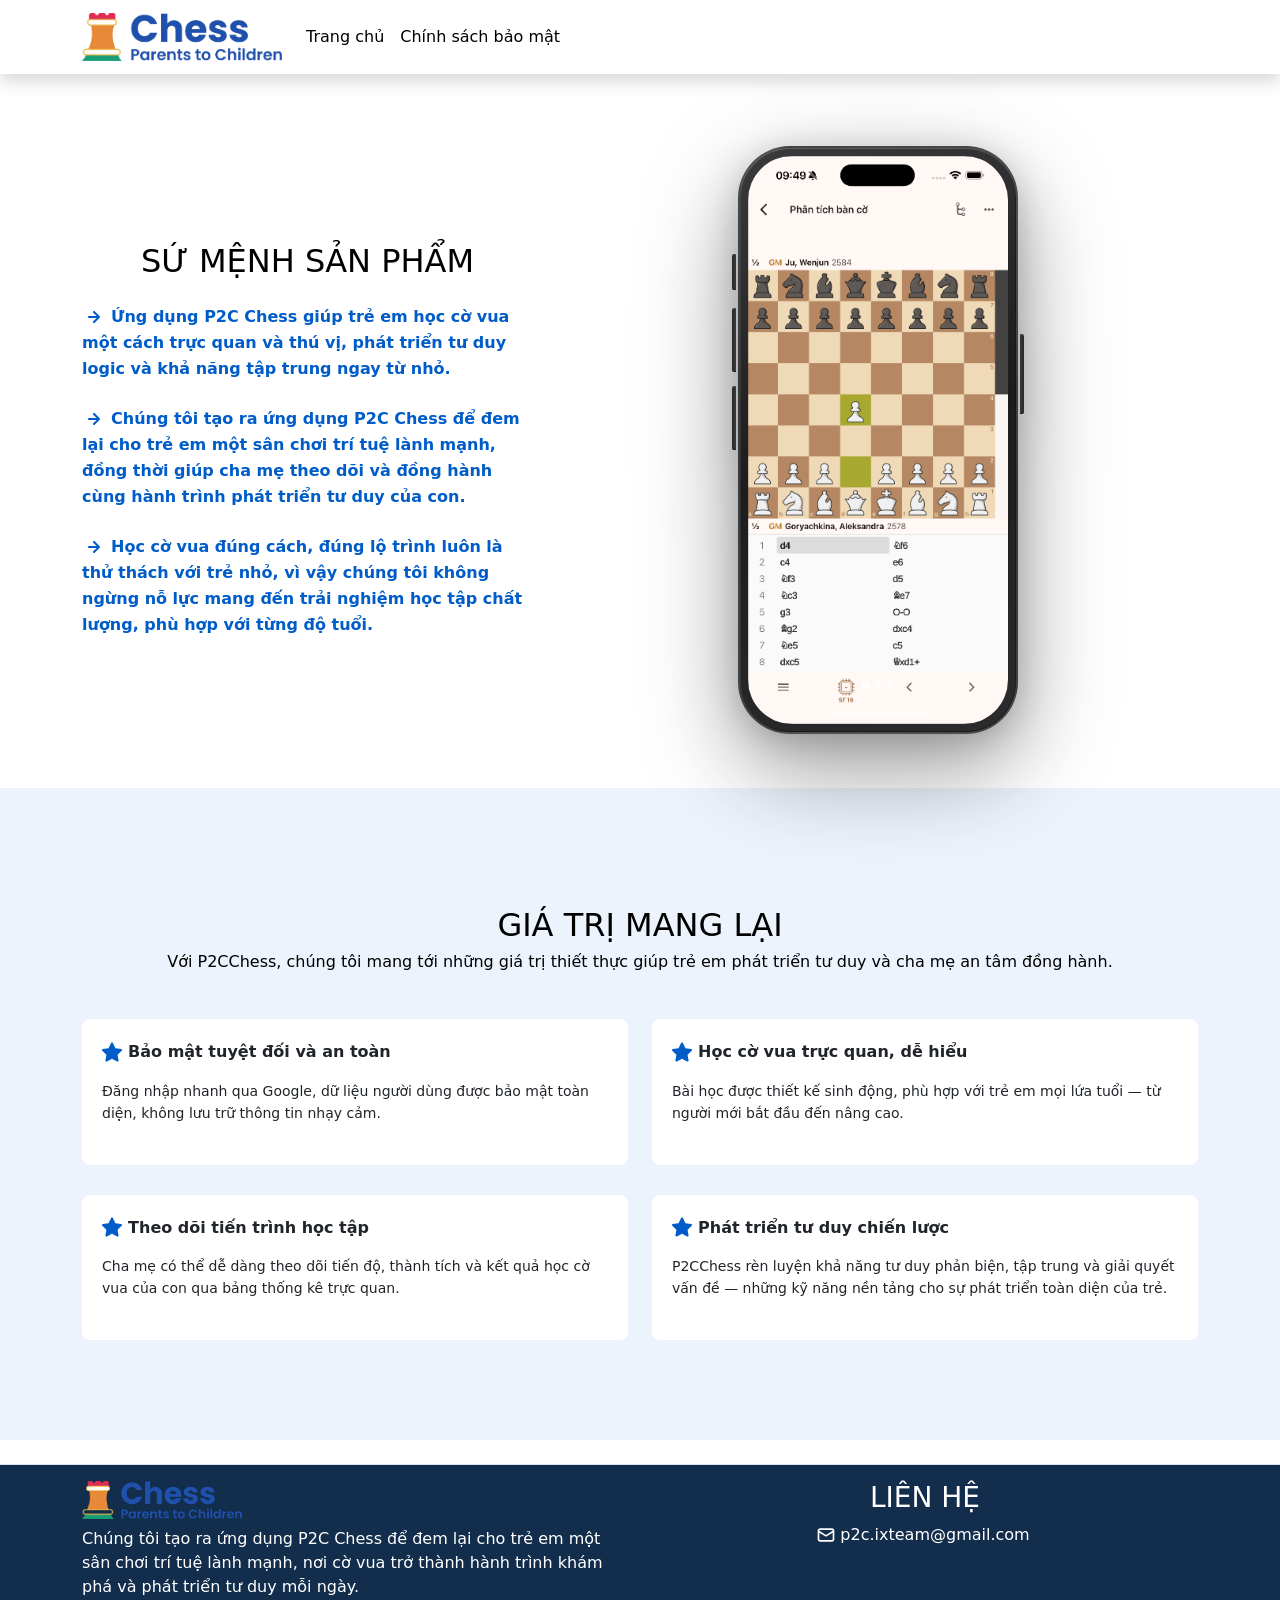
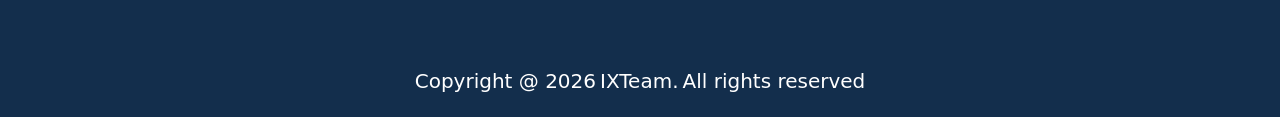
<file: index.html>
<!DOCTYPE html>
<html lang="en">

<head>
  <meta charset="UTF-8">
  <meta http-equiv="X-UA-Compatible" content="IE=edge">
  <meta name="viewport" content="width=device-width, initial-scale=1.0">
  <title>P2C Chess</title>
  <link rel="icon" type="image/x-icon" href="./images/icon_logo.png">
  <link href="https://cdn.jsdelivr.net/npm/bootstrap@5.0.2/dist/css/bootstrap.min.css" rel="stylesheet"
    integrity="sha384-EVSTQN3/azprG1Anm3QDgpJLIm9Nao0Yz1ztcQTwFspd3yD65VohhpuuCOmLASjC" crossorigin="anonymous">
  <script src="https://cdn.jsdelivr.net/npm/bootstrap@5.0.2/dist/js/bootstrap.bundle.min.js"
    integrity="sha384-MrcW6ZMFYlzcLA8Nl+NtUVF0sA7MsXsP1UyJoMp4YLEuNSfAP+JcXn/tWtIaxVXM"
    crossorigin="anonymous"></script>
  <link rel="stylesheet" href="./index.css">
</head>

<body>
  <nav class="navbar navbar-expand-sm shadow">
    <div class="container">
      <a class="navbar-brand" href="https://quyen1102.github.io/p2c-chess/">
        <img src="./images/p2c_chess_logo.png" alt="" width="200px">
      </a>
      <button class="navbar-toggler" type="button" data-bs-toggle="collapse" data-bs-target="#mynavbar">
        <span class="navbar-toggler-icon"></span>
      </button>
      <div class="collapse navbar-collapse" id="mynavbar">
        <ul class="navbar-nav me-auto">
          <li class="nav-item">
            <a class="nav-link text-black" href="https://quyen1102.github.io/p2c-chess/">Trang chủ</a>
          </li>
          <li class="nav-item">
            <a class="nav-link text-black" target="" href="https://quyen1102.github.io/p2c-chess/policy.html">Chính sách bảo
              mật</a>
          </li>
        </ul>
        <!-- <form class="d-flex">
          <input class="form-control me-2" type="text" placeholder="Search">
          <button class="btn btn-primary" type="button">Search</button>
        </form> -->
      </div>
    </div>
  </nav>
  <div class="container">
    <div class="row mt-5 align-items-center">
      <div class="col-5">
        <div class="mb-3 d-flex justify-content-center">
          <h1 class="text-black text-uppercase fs-2">Sứ mệnh sản phẩm</h1>
        </div>
        <div>
          <svg xmlns="http://www.w3.org/2000/svg" width="24" height="24" viewBox="0 0 24 24" fill="none" class="mdl-js">
            <path
              d="M17.92 11.62C17.8724 11.4973 17.801 11.3851 17.71 11.29L12.71 6.29C12.6168 6.19676 12.5061 6.1228 12.3842 6.07234C12.2624 6.02188 12.1319 5.99591 12 5.99591C11.7337 5.99591 11.4783 6.1017 11.29 6.29C11.1968 6.38324 11.1228 6.49393 11.0723 6.61575C11.0219 6.73758 10.9959 6.86814 10.9959 7C10.9959 7.2663 11.1017 7.5217 11.29 7.71L14.59 11H7C6.73478 11 6.48043 11.1054 6.29289 11.2929C6.10536 11.4804 6 11.7348 6 12C6 12.2652 6.10536 12.5196 6.29289 12.7071C6.48043 12.8946 6.73478 13 7 13H14.59L11.29 16.29C11.1963 16.383 11.1219 16.4936 11.0711 16.6154C11.0203 16.7373 10.9942 16.868 10.9942 17C10.9942 17.132 11.0203 17.2627 11.0711 17.3846C11.1219 17.5064 11.1963 17.617 11.29 17.71C11.383 17.8037 11.4936 17.8781 11.6154 17.9289C11.7373 17.9797 11.868 18.0058 12 18.0058C12.132 18.0058 12.2627 17.9797 12.3846 17.9289C12.5064 17.8781 12.617 17.8037 12.71 17.71L17.71 12.71C17.801 12.6149 17.8724 12.5028 17.92 12.38C18.02 12.1365 18.02 11.8635 17.92 11.62Z"
              fill="#005CC8" />
          </svg>
          <span class="title-tech ml-2">Ứng dụng P2C Chess giúp trẻ em học cờ vua một cách trực quan và thú vị, phát triển tư duy logic và khả năng tập trung ngay từ nhỏ.</span>
        </div>
        <br>
        <div>
          <svg xmlns="http://www.w3.org/2000/svg" width="24" height="24" viewBox="0 0 24 24" fill="none" class="mdl-js">
            <path
              d="M17.92 11.62C17.8724 11.4973 17.801 11.3851 17.71 11.29L12.71 6.29C12.6168 6.19676 12.5061 6.1228 12.3842 6.07234C12.2624 6.02188 12.1319 5.99591 12 5.99591C11.7337 5.99591 11.4783 6.1017 11.29 6.29C11.1968 6.38324 11.1228 6.49393 11.0723 6.61575C11.0219 6.73758 10.9959 6.86814 10.9959 7C10.9959 7.2663 11.1017 7.5217 11.29 7.71L14.59 11H7C6.73478 11 6.48043 11.1054 6.29289 11.2929C6.10536 11.4804 6 11.7348 6 12C6 12.2652 6.10536 12.5196 6.29289 12.7071C6.48043 12.8946 6.73478 13 7 13H14.59L11.29 16.29C11.1963 16.383 11.1219 16.4936 11.0711 16.6154C11.0203 16.7373 10.9942 16.868 10.9942 17C10.9942 17.132 11.0203 17.2627 11.0711 17.3846C11.1219 17.5064 11.1963 17.617 11.29 17.71C11.383 17.8037 11.4936 17.8781 11.6154 17.9289C11.7373 17.9797 11.868 18.0058 12 18.0058C12.132 18.0058 12.2627 17.9797 12.3846 17.9289C12.5064 17.8781 12.617 17.8037 12.71 17.71L17.71 12.71C17.801 12.6149 17.8724 12.5028 17.92 12.38C18.02 12.1365 18.02 11.8635 17.92 11.62Z"
              fill="#005CC8" />
          </svg>
          <span class="title-tech ml-2">Chúng tôi tạo ra ứng dụng P2C Chess để đem lại cho trẻ em một sân chơi trí tuệ lành mạnh, đồng thời giúp cha mẹ theo dõi và đồng hành cùng hành trình phát triển tư duy của con.</span>
        </div>
        <br>
        <div>
          <svg xmlns="http://www.w3.org/2000/svg" width="24" height="24" viewBox="0 0 24 24" fill="none" class="mdl-js">
            <path
              d="M17.92 11.62C17.8724 11.4973 17.801 11.3851 17.71 11.29L12.71 6.29C12.6168 6.19676 12.5061 6.1228 12.3842 6.07234C12.2624 6.02188 12.1319 5.99591 12 5.99591C11.7337 5.99591 11.4783 6.1017 11.29 6.29C11.1968 6.38324 11.1228 6.49393 11.0723 6.61575C11.0219 6.73758 10.9959 6.86814 10.9959 7C10.9959 7.2663 11.1017 7.5217 11.29 7.71L14.59 11H7C6.73478 11 6.48043 11.1054 6.29289 11.2929C6.10536 11.4804 6 11.7348 6 12C6 12.2652 6.10536 12.5196 6.29289 12.7071C6.48043 12.8946 6.73478 13 7 13H14.59L11.29 16.29C11.1963 16.383 11.1219 16.4936 11.0711 16.6154C11.0203 16.7373 10.9942 16.868 10.9942 17C10.9942 17.132 11.0203 17.2627 11.0711 17.3846C11.1219 17.5064 11.1963 17.617 11.29 17.71C11.383 17.8037 11.4936 17.8781 11.6154 17.9289C11.7373 17.9797 11.868 18.0058 12 18.0058C12.132 18.0058 12.2627 17.9797 12.3846 17.9289C12.5064 17.8781 12.617 17.8037 12.71 17.71L17.71 12.71C17.801 12.6149 17.8724 12.5028 17.92 12.38C18.02 12.1365 18.02 11.8635 17.92 11.62Z"
              fill="#005CC8" />
          </svg>
          <span class="title-tech ml-2">Học cờ vua đúng cách, đúng lộ trình luôn là thử thách với trẻ nhỏ, vì vậy chúng tôi không ngừng nỗ lực mang đến trải nghiệm học tập chất lượng, phù hợp với từng độ tuổi.</span>
        </div>
        <div class="mt-5 d-flex gap-3 d-none">
          <a href="https://apps.apple.com/us/app/p2c-chess/id6443875821" class="appstore" target="_blank">
            <img src="./images/appstore_Button.png" alt="" width="135px">
          </a>
          <a href="https://play.google.com/store/apps/details?id=com.ixteam.p2c_chess" class="appstore" target="_blank">
            <img src="./images/google_Button.png" width="135px" alt="">
          </a>
        </div>
      </div>
      <div class="col-7 d-flex justify-content-center align-items-center py-4">
        <!-- iPhone 16 Pro Max Mockup -->
        <div class="iphone-wrapper">
          <!-- Side buttons: left -->
          <div class="iphone-btn-mute"></div>
          <div class="iphone-btn-vol-up"></div>
          <div class="iphone-btn-vol-down"></div>
          <!-- Side button: right (power) -->
          <div class="iphone-btn-power"></div>

          <!-- Phone body -->
          <div class="iphone-body">
            <!-- Screen -->
            <div class="iphone-screen">
              <!-- Dynamic Island -->
              <div class="dynamic-island">
                <div class="di-camera"></div>
              </div>

              <!-- Carousel fills the screen -->
              <div id="carouselExampleDark" class="carousel slide h-100" data-bs-ride="carousel">
                <div class="carousel-indicators iphone-indicators">
                  <button type="button" data-bs-target="#carouselExampleDark" data-bs-slide-to="0" class="active" aria-current="true" aria-label="Slide 1"></button>
                  <button type="button" data-bs-target="#carouselExampleDark" data-bs-slide-to="1" aria-label="Slide 2"></button>
                  <button type="button" data-bs-target="#carouselExampleDark" data-bs-slide-to="2" aria-label="Slide 3"></button>
                </div>
                <div class="carousel-inner h-100">
                  <div class="carousel-item h-100 active" data-bs-interval="3000">
                    <img src="./images/Image1.png" class="d-block w-100 h-100" style="object-fit: cover;" alt="App Screen 1">
                  </div>
                  <div class="carousel-item h-100" data-bs-interval="3000">
                    <img src="./images/Image2.png" class="d-block w-100 h-100" style="object-fit: cover;" alt="App Screen 2">
                  </div>
                  <div class="carousel-item h-100" data-bs-interval="3000">
                    <img src="./images/Image3.png" class="d-block w-100 h-100" style="object-fit: cover;" alt="App Screen 3">
                  </div>
                </div>
              </div>

              <!-- Home indicator bar -->
              <div class="iphone-home-bar"></div>
            </div>
          </div>
        </div>
      </div>
    </div>
  </div>
  <section class="evalution-section">
    <div class="text-center mb-5 mt-5">
      <h1 class="text-black text-uppercase fs-2">Giá trị mang lại</h1>
      <h5 class="text-black fs-6 fw-normal">Với P2CChess, chúng tôi mang tới những giá trị thiết thực giúp trẻ em phát triển tư duy và cha mẹ an tâm đồng hành.
      </h5>
    </div>
    <div class="container">
      <div class="row row-flex">
        <div class="col-12 col-md-6">
          <div class="div-item-value content">
            <p class="title-item">
              <svg xmlns="http://www.w3.org/2000/svg" width="21" height="20" viewBox="0 0 21 20" fill="none"
                class="mdl-js">
                <path
                  d="M19.6693 7.2074C19.822 7.32633 19.9368 7.48699 20 7.6699C20.0486 7.85278 20.0444 8.0457 19.9877 8.22625C19.9311 8.4068 19.8244 8.56758 19.68 8.6899L15.55 12.6899L16.55 18.3699C16.5857 18.5574 16.567 18.7512 16.4961 18.9284C16.4252 19.1055 16.3051 19.2588 16.15 19.3699C15.9784 19.4941 15.7718 19.5607 15.56 19.5599C15.3988 19.5604 15.2403 19.5191 15.1 19.4399L9.99998 16.7599L4.87998 19.4299C4.71575 19.517 4.5305 19.5566 4.34503 19.5442C4.15955 19.5318 3.98119 19.468 3.82998 19.3599C3.67483 19.2488 3.55473 19.0955 3.48385 18.9184C3.41297 18.7412 3.39428 18.5474 3.42998 18.3599L4.42998 12.6799L0.299977 8.6799C0.171435 8.55163 0.080249 8.39077 0.0362052 8.21459C-0.00783865 8.03842 -0.00307759 7.85358 0.0499774 7.6799C0.107937 7.50218 0.214554 7.34425 0.357728 7.22406C0.500902 7.10386 0.6749 7.02621 0.859977 6.9999L6.54998 6.1599L9.09998 0.999901C9.18186 0.83083 9.30971 0.688243 9.46889 0.588475C9.62806 0.488706 9.81212 0.435791 9.99998 0.435791C10.1878 0.435791 10.3719 0.488706 10.5311 0.588475C10.6902 0.688243 10.8181 0.83083 10.9 0.999901L13.45 6.1699L19.14 6.9999C19.3328 7.0164 19.5167 7.08848 19.6693 7.2074Z"
                  fill="#005CC8" />
              </svg>
              <span class="ml-2 fw-bold align-middle">Bảo mật tuyệt đối và an toàn</span>
            </p>
            <p class="p-item-des">Đăng nhập nhanh qua Google, dữ liệu người dùng được bảo mật toàn diện, không lưu trữ thông tin nhạy cảm.</p>
          </div>
        </div>
        <div class="col-12 col-md-6">
          <div class="div-item-value content">
            <p class="title-item">
              <svg xmlns="http://www.w3.org/2000/svg" width="21" height="20" viewBox="0 0 21 20" fill="none"
                class="mdl-js">
                <path
                  d="M19.6693 7.2074C19.822 7.32633 19.9368 7.48699 20 7.6699C20.0486 7.85278 20.0444 8.0457 19.9877 8.22625C19.9311 8.4068 19.8244 8.56758 19.68 8.6899L15.55 12.6899L16.55 18.3699C16.5857 18.5574 16.567 18.7512 16.4961 18.9284C16.4252 19.1055 16.3051 19.2588 16.15 19.3699C15.9784 19.4941 15.7718 19.5607 15.56 19.5599C15.3988 19.5604 15.2403 19.5191 15.1 19.4399L9.99998 16.7599L4.87998 19.4299C4.71575 19.517 4.5305 19.5566 4.34503 19.5442C4.15955 19.5318 3.98119 19.468 3.82998 19.3599C3.67483 19.2488 3.55473 19.0955 3.48385 18.9184C3.41297 18.7412 3.39428 18.5474 3.42998 18.3599L4.42998 12.6799L0.299977 8.6799C0.171435 8.55163 0.080249 8.39077 0.0362052 8.21459C-0.00783865 8.03842 -0.00307759 7.85358 0.0499774 7.6799C0.107937 7.50218 0.214554 7.34425 0.357728 7.22406C0.500902 7.10386 0.6749 7.02621 0.859977 6.9999L6.54998 6.1599L9.09998 0.999901C9.18186 0.83083 9.30971 0.688243 9.46889 0.588475C9.62806 0.488706 9.81212 0.435791 9.99998 0.435791C10.1878 0.435791 10.3719 0.488706 10.5311 0.588475C10.6902 0.688243 10.8181 0.83083 10.9 0.999901L13.45 6.1699L19.14 6.9999C19.3328 7.0164 19.5167 7.08848 19.6693 7.2074Z"
                  fill="#005CC8" />
              </svg>
              <span class="ml-2 fw-bold align-middle">Học cờ vua trực quan, dễ hiểu</span>
            </p>
            <p class="p-item-des">Bài học được thiết kế sinh động, phù hợp với trẻ em mọi lứa tuổi — từ người mới bắt đầu đến nâng cao.</p>
          </div>
        </div>
        <div class="col-12 col-md-6">
          <div class="div-item-value content">
            <p class="title-item">
              <svg xmlns="http://www.w3.org/2000/svg" width="21" height="20" viewBox="0 0 21 20" fill="none"
                class="mdl-js">
                <path
                  d="M19.6693 7.2074C19.822 7.32633 19.9368 7.48699 20 7.6699C20.0486 7.85278 20.0444 8.0457 19.9877 8.22625C19.9311 8.4068 19.8244 8.56758 19.68 8.6899L15.55 12.6899L16.55 18.3699C16.5857 18.5574 16.567 18.7512 16.4961 18.9284C16.4252 19.1055 16.3051 19.2588 16.15 19.3699C15.9784 19.4941 15.7718 19.5607 15.56 19.5599C15.3988 19.5604 15.2403 19.5191 15.1 19.4399L9.99998 16.7599L4.87998 19.4299C4.71575 19.517 4.5305 19.5566 4.34503 19.5442C4.15955 19.5318 3.98119 19.468 3.82998 19.3599C3.67483 19.2488 3.55473 19.0955 3.48385 18.9184C3.41297 18.7412 3.39428 18.5474 3.42998 18.3599L4.42998 12.6799L0.299977 8.6799C0.171435 8.55163 0.080249 8.39077 0.0362052 8.21459C-0.00783865 8.03842 -0.00307759 7.85358 0.0499774 7.6799C0.107937 7.50218 0.214554 7.34425 0.357728 7.22406C0.500902 7.10386 0.6749 7.02621 0.859977 6.9999L6.54998 6.1599L9.09998 0.999901C9.18186 0.83083 9.30971 0.688243 9.46889 0.588475C9.62806 0.488706 9.81212 0.435791 9.99998 0.435791C10.1878 0.435791 10.3719 0.488706 10.5311 0.588475C10.6902 0.688243 10.8181 0.83083 10.9 0.999901L13.45 6.1699L19.14 6.9999C19.3328 7.0164 19.5167 7.08848 19.6693 7.2074Z"
                  fill="#005CC8" />
              </svg>
              <span class="ml-2 fw-bold align-middle">Theo dõi tiến trình học tập</span>
            </p>
            <p class="p-item-des">Cha mẹ có thể dễ dàng theo dõi tiến độ, thành tích và kết quả học cờ vua của con qua bảng thống kê trực quan.</p>
          </div>
        </div>
        <div class="col-12 col-md-6">
          <div class="div-item-value content">
            <p class="title-item">
              <svg xmlns="http://www.w3.org/2000/svg" width="21" height="20" viewBox="0 0 21 20" fill="none"
                class="mdl-js">
                <path
                  d="M19.6693 7.2074C19.822 7.32633 19.9368 7.48699 20 7.6699C20.0486 7.85278 20.0444 8.0457 19.9877 8.22625C19.9311 8.4068 19.8244 8.56758 19.68 8.6899L15.55 12.6899L16.55 18.3699C16.5857 18.5574 16.567 18.7512 16.4961 18.9284C16.4252 19.1055 16.3051 19.2588 16.15 19.3699C15.9784 19.4941 15.7718 19.5607 15.56 19.5599C15.3988 19.5604 15.2403 19.5191 15.1 19.4399L9.99998 16.7599L4.87998 19.4299C4.71575 19.517 4.5305 19.5566 4.34503 19.5442C4.15955 19.5318 3.98119 19.468 3.82998 19.3599C3.67483 19.2488 3.55473 19.0955 3.48385 18.9184C3.41297 18.7412 3.39428 18.5474 3.42998 18.3599L4.42998 12.6799L0.299977 8.6799C0.171435 8.55163 0.080249 8.39077 0.0362052 8.21459C-0.00783865 8.03842 -0.00307759 7.85358 0.0499774 7.6799C0.107937 7.50218 0.214554 7.34425 0.357728 7.22406C0.500902 7.10386 0.6749 7.02621 0.859977 6.9999L6.54998 6.1599L9.09998 0.999901C9.18186 0.83083 9.30971 0.688243 9.46889 0.588475C9.62806 0.488706 9.81212 0.435791 9.99998 0.435791C10.1878 0.435791 10.3719 0.488706 10.5311 0.588475C10.6902 0.688243 10.8181 0.83083 10.9 0.999901L13.45 6.1699L19.14 6.9999C19.3328 7.0164 19.5167 7.08848 19.6693 7.2074Z"
                  fill="#005CC8" />
              </svg>
              <span class="ml-2 fw-bold align-middle">Phát triển tư duy chiến lược</span>
            </p>
            <p class="p-item-des">P2CChess rèn luyện khả năng tư duy phản biện, tập trung và giải quyết vấn đề — những kỹ năng nền tảng cho sự phát triển toàn diện của trẻ.</p>
          </div>
        </div>
      </div>
    </div>
  </section>
  <section class="d-none">
    <div class="text-center mb-5 mt-5">
      <h1 class="text-black text-uppercase fs-2">Hướng dẫn sử dụng</h1>
      <h5 class="text-black fs-6 fw-normal">Chúng tôi ở đây để mang đến những giải pháp tuyệt vời hơn cho bạn.</h5>
    </div>
    <div class="video-content">
      <div id="carouselVideo" class="carousel carousel-dark slide" data-bs-ride="carousel">
        <div class="carousel-indicators">
          <button type="button" data-bs-target="#carouselVideo" data-bs-slide-to="0" class="active"
            aria-current="true" aria-label="Slide 1"></button>
          <button type="button" data-bs-target="#carouselVideo" data-bs-slide-to="1"
            aria-label="Slide 2"></button>
          <button type="button" data-bs-target="#carouselVideo" data-bs-slide-to="2"
            aria-label="Slide 3"></button>
        </div>
        <div class="carousel-inner">
          <div class="carousel-item active" data-bs-interval="44000">
            <div class="ratio ratio-16x9">
              <iframe style="border-radius: 6px" class="video_youtube"
                src="https://www.youtube.com/embed/10dWLd8A_vs?rel=0&version=3&enablejsapi=1&autoplay=1&mute=1" frameborder="0"
                allow="accelerometer; autoplay; encrypted-media; gyroscope; picture-in-picture;" allowfullscreen=""></iframe>
            </div>
          </div>
          <div class="carousel-item" data-bs-interval="48000">
            <div class="ratio ratio-16x9">
              <iframe style="border-radius: 6px" class="video_youtube"
                src="https://www.youtube.com/embed/pviHx-PHff0?rel=0&version=3&enablejsapi=1&autoplay=1&mute=1" frameborder="0"
                allow="accelerometer; autoplay; encrypted-media; gyroscope; picture-in-picture" allowfullscreen=""></iframe>
            </div>
          </div>
          <div class="carousel-item" data-bs-interval="72000">
            <div class="ratio ratio-16x9">
              <iframe style="border-radius: 6px" class="video_youtube"
                src="https://www.youtube.com/embed/ke5zti4zpao?rel=0&version=3&enablejsapi=1&autoplay=1&mute=1" frameborder="0"
                allow="accelerometer; autoplay; encrypted-media; gyroscope; picture-in-picture" allowfullscreen=""></iframe>
            </div>
          </div>
        </div>
        <button class="carousel-control-prev" type="button" data-bs-target="#carouselVideo"
          data-bs-slide="prev">
          <span class="carousel-control-prev-icon" aria-hidden="true"></span>
          <span class="visually-hidden">Previous</span>
        </button>
        <button class="carousel-control-next" type="button" data-bs-target="#carouselVideo"
          data-bs-slide="next">
          <span class="carousel-control-next-icon" aria-hidden="true"></span>
          <span class="visually-hidden">Next</span>
        </button>
      </div>
    </div>
  </section>
  <div class="footer-clean">
    <footer class="d-flex flex-wrap justify-content-between align-items-center py-3 my-4 border-top">
      <div class="container">
        <div class="row justify-content-center">
          <div class="col-6 d-flex flex-column">
            <div class="d-flex flex-column">
              <img src="./images/p2c_chess_logo.png" width="160">
              <span class="mt-2 text-white">Chúng tôi tạo ra ứng dụng P2C Chess để đem lại cho trẻ em một sân chơi trí tuệ lành mạnh, nơi cờ vua trở thành hành trình khám phá và phát triển tư duy mỗi ngày.
              </span>
            </div>
          </div>
          <div class="col-6">
            <div class="d-flex align-items-center flex-column">
              <h3 class="text-white text-uppercase">Liên Hệ</h3>
              <div class="d-flex flex-row align-items-center">
                <svg xmlns="http://www.w3.org/2000/svg" width="20" height="20" viewBox="0 0 20 20" fill="none"
                  class="mdl-js">
                  <path
                    d="M15.8332 3.33331H4.1665C3.50346 3.33331 2.86758 3.59671 2.39874 4.06555C1.9299 4.53439 1.6665 5.17027 1.6665 5.83331V14.1666C1.6665 14.8297 1.9299 15.4656 2.39874 15.9344C2.86758 16.4033 3.50346 16.6666 4.1665 16.6666H15.8332C16.4962 16.6666 17.1321 16.4033 17.6009 15.9344C18.0698 15.4656 18.3332 14.8297 18.3332 14.1666V5.83331C18.3332 5.17027 18.0698 4.53439 17.6009 4.06555C17.1321 3.59671 16.4962 3.33331 15.8332 3.33331ZM4.1665 4.99998H15.8332C16.0542 4.99998 16.2661 5.08778 16.4224 5.24406C16.5787 5.40034 16.6665 5.6123 16.6665 5.83331L9.99984 9.89998L3.33317 5.83331C3.33317 5.6123 3.42097 5.40034 3.57725 5.24406C3.73353 5.08778 3.94549 4.99998 4.1665 4.99998ZM16.6665 14.1666C16.6665 14.3877 16.5787 14.5996 16.4224 14.7559C16.2661 14.9122 16.0542 15 15.8332 15H4.1665C3.94549 15 3.73353 14.9122 3.57725 14.7559C3.42097 14.5996 3.33317 14.3877 3.33317 14.1666V7.73331L9.5665 11.5416C9.69319 11.6148 9.83689 11.6533 9.98317 11.6533C10.1295 11.6533 10.2732 11.6148 10.3998 11.5416L16.6665 7.73331V14.1666Z"
                    fill="white" />
                </svg>
                <span class="text-white align-middle text-center mx-1">p2c.ixteam@gmail.com</span>
              </div>
            </div>
          </div>
        </div>
      </div>
    </footer>
    <div class="d-flex flex-row justify-content-center">
      <h5 class="text-white text-center fw-normal">Copyright @ <script>document.write(new Date().getFullYear())</script></h5>
      <h5 class="text-white mx-1 fw-normal">IXTeam.</h5>
      <h5 class="text-white text-center fw-normal">All rights reserved</p>
    </div>
  </div>
</body>

</html>
</file>
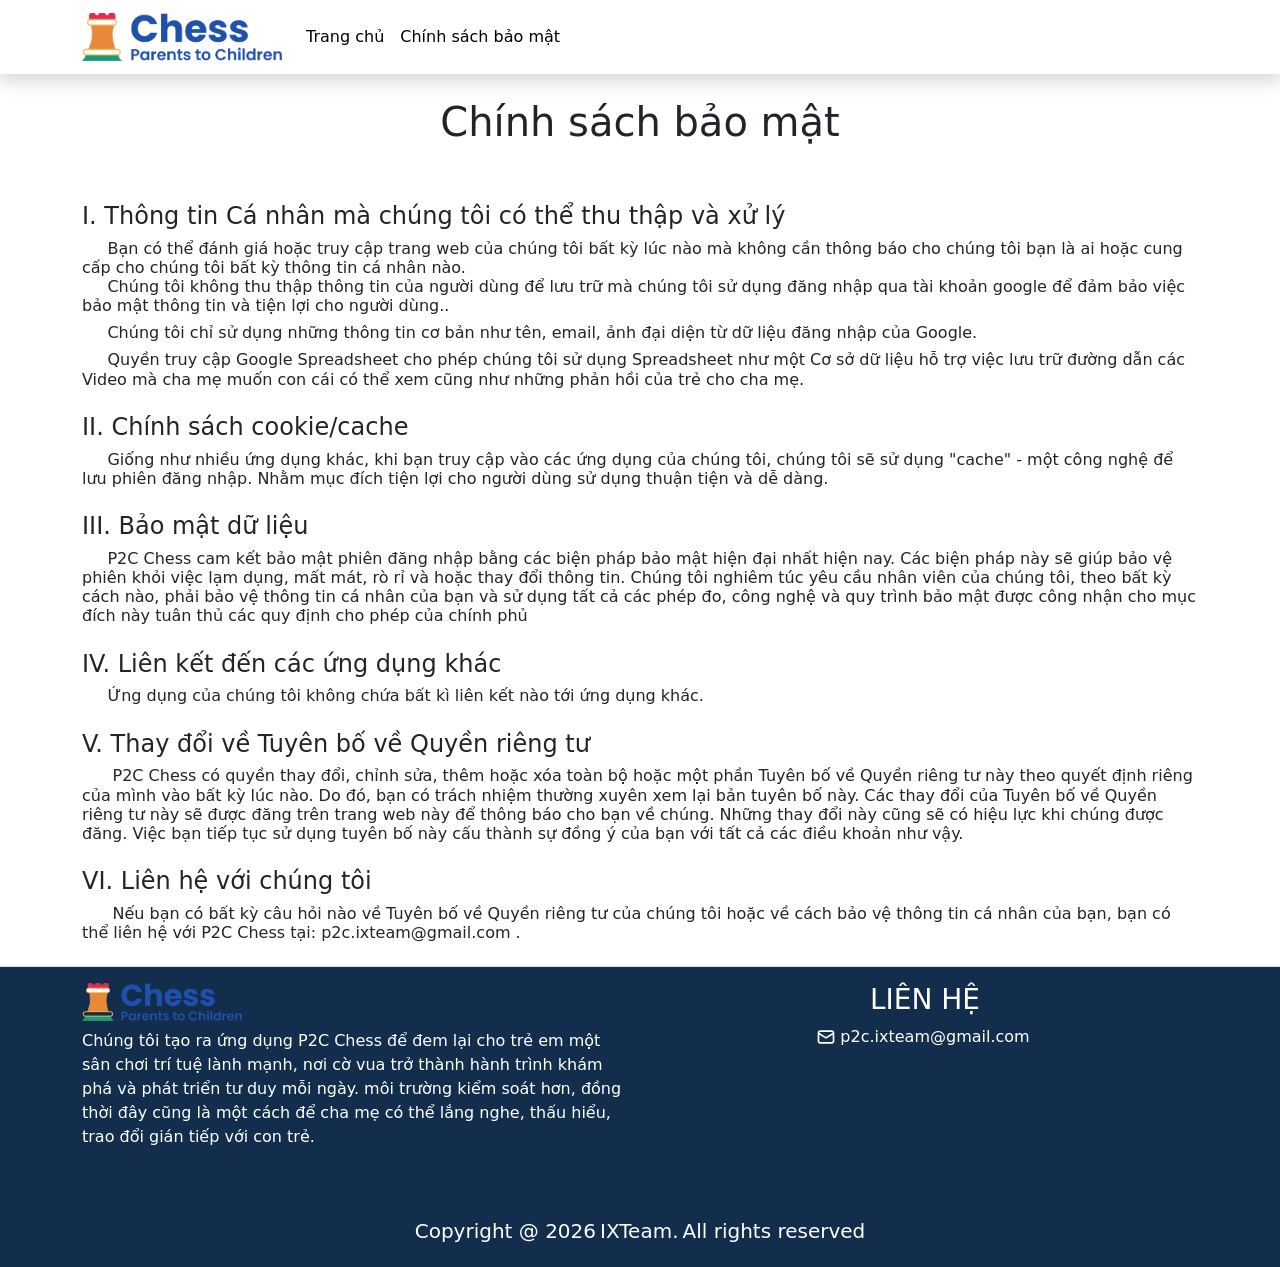
<file: policy.html>
<!DOCTYPE html>
<html lang="en">

<head>
    <meta charset="UTF-8">
    <meta http-equiv="X-UA-Compatible" content="IE=edge">
    <meta name="viewport" content="width=device-width, initial-scale=1.0">
    <title>P2C Chess</title>
    <link rel="icon" type="image/x-icon" href="./images/icon_logo.png">
    <link href="https://cdn.jsdelivr.net/npm/bootstrap@5.0.2/dist/css/bootstrap.min.css" rel="stylesheet"
        integrity="sha384-EVSTQN3/azprG1Anm3QDgpJLIm9Nao0Yz1ztcQTwFspd3yD65VohhpuuCOmLASjC" crossorigin="anonymous">
    <script src="https://cdn.jsdelivr.net/npm/bootstrap@5.0.2/dist/js/bootstrap.bundle.min.js"
        integrity="sha384-MrcW6ZMFYlzcLA8Nl+NtUVF0sA7MsXsP1UyJoMp4YLEuNSfAP+JcXn/tWtIaxVXM"
        crossorigin="anonymous"></script>
    <link rel="stylesheet" href="./index.css">
</head>

<body>
    <nav class="navbar navbar-expand-sm shadow">
        <div class="container">
            <a class="navbar-brand" href="https://quyen1102.github.io/p2c-chess/">
                <img src="./images/p2c_chess_logo.png" alt="" width="200px">
            </a>
            <button class="navbar-toggler" type="button" data-bs-toggle="collapse" data-bs-target="#mynavbar">
                <span class="navbar-toggler-icon"></span>
            </button>
            <div class="collapse navbar-collapse" id="mynavbar">
                <ul class="navbar-nav me-auto">
                    <li class="nav-item">
                        <a class="nav-link text-black" href="https://quyen1102.github.io/p2c-chess/">Trang chủ</a>
                    </li>
                    <li class="nav-item">
                        <a class="nav-link text-black" target="" href="https://quyen1102.github.io/p2c-chess/policy.html">Chính
                            sách bảo
                            mật</a>
                    </li>
                </ul>
                <!-- <form class="d-flex">
          <input class="form-control me-2" type="text" placeholder="Search">
          <button class="btn btn-primary" type="button">Search</button>
        </form> -->
            </div>
        </div>
    </nav>
    <div class="policy mt-4">
        <div class="container">
            <div class="text-center pb-5">
                <div class="title_header">
                    <h1>Chính sách bảo mật</h1>
                </div>
            </div>
            <div class="policy_content">
                <h4>I. Thông tin Cá nhân mà chúng tôi có thể thu thập và xử lý</h4>
                <h6>
                    &nbsp;&nbsp;&nbsp;&nbsp;&nbsp;Bạn có thể đánh giá hoặc truy cập trang web của chúng tôi bất kỳ lúc
                    nào mà không cần thông báo cho chúng tôi bạn là ai hoặc cung cấp cho chúng tôi bất kỳ thông tin cá
                    nhân nào.<br>
                    &nbsp;&nbsp;&nbsp;&nbsp;&nbsp;Chúng tôi không thu thập thông tin của người dùng để lưu trữ mà chúng
                    tôi sử dụng đăng nhập qua tài khoản google để đảm bảo việc bảo mật thông tin và tiện lợi cho người
                    dùng..<br>
                </h6>
                <h6>
                    &nbsp;&nbsp;&nbsp;&nbsp;&nbsp;Chúng tôi chỉ sử dụng những thông tin cơ bản như tên, email, ảnh đại diện từ dữ liệu đăng nhập
                    của
                    Google.
                </h6>
                <h6>
                    &nbsp;&nbsp;&nbsp;&nbsp;&nbsp;Quyền truy cập Google Spreadsheet cho phép chúng tôi sử dụng Spreadsheet như một Cơ sở dữ liệu
                    hỗ trợ
                    việc lưu trữ đường dẫn các Video mà cha mẹ muốn con cái có thể xem cũng như những phản hồi của
                    trẻ cho
                    cha mẹ.
                </h6>
            </div>
            <div class="policy_content mt-4">
                <h4>II. Chính sách cookie/cache</h4>
                <h6>
                    &nbsp;&nbsp;&nbsp;&nbsp;&nbsp;Giống như nhiều ứng dụng khác, khi bạn truy cập vào các ứng dụng của
                    chúng tôi, chúng tôi sẽ sử dụng "cache" - một công nghệ để lưu phiên đăng nhập. Nhằm mục đích tiện
                    lợi cho người dùng sử dụng thuận tiện và dễ dàng.<br>
                </h6>
            </div>
            <div class="policy_content mt-4">
                <h4>III. Bảo mật dữ liệu</h4>
                <h6>
                    &nbsp;&nbsp;&nbsp;&nbsp;&nbsp;P2C Chess cam kết bảo mật phiên đăng nhập bằng các biện pháp bảo mật
                    hiện đại nhất hiện nay. Các biện pháp này sẽ giúp bảo vệ phiên khỏi việc lạm dụng, mất mát, rò rỉ và
                    hoặc thay đổi thông tin. Chúng tôi nghiêm túc yêu cầu nhân viên của chúng tôi, theo bất kỳ cách nào,
                    phải bảo vệ thông tin cá nhân của bạn và sử dụng tất cả các phép đo, công nghệ và quy trình bảo mật
                    được công nhận cho mục đích này tuân thủ các quy định cho phép của chính phủ<br>
                </h6>
            </div>
            <div class="policy_content mt-4">
                <h4>IV. Liên kết đến các ứng dụng khác</h4>
                <h6>
                    &nbsp;&nbsp;&nbsp;&nbsp;&nbsp;Ứng dụng của chúng tôi không chứa bất kì liên kết nào tới ứng dụng
                    khác.<br>
                </h6>
            </div>
            <div class="policy_content mt-4">
                <h4>V. Thay đổi về Tuyên bố về Quyền riêng tư</h4>
                <h6>
                    &nbsp;&nbsp;&nbsp;&nbsp;&nbsp; P2C Chess có quyền thay đổi, chỉnh sửa, thêm hoặc xóa toàn bộ hoặc
                    một phần Tuyên bố về Quyền riêng tư này theo quyết định riêng của mình vào bất kỳ lúc nào. Do đó,
                    bạn có trách nhiệm thường xuyên xem lại bản tuyên bố này. Các thay đổi của Tuyên bố về Quyền riêng
                    tư này sẽ được đăng trên trang web này để thông báo cho bạn về chúng. Những thay đổi này cũng sẽ có
                    hiệu lực khi chúng được đăng. Việc bạn tiếp tục sử dụng tuyên bố này cấu thành sự đồng ý của bạn với
                    tất cả các điều khoản như vậy.<br>
                </h6>
            </div>
            <div class="policy_content mt-4">
                <h4>VI. Liên hệ với chúng tôi</h4>
                <h6>
                    &nbsp;&nbsp;&nbsp;&nbsp;&nbsp; Nếu bạn có bất kỳ câu hỏi nào về Tuyên bố về Quyền riêng tư của chúng
                    tôi hoặc về cách bảo vệ thông tin cá nhân của bạn, bạn có thể liên hệ với P2C Chess tại:
                    p2c.ixteam@gmail.com .
                </h6>
            </div>
        </div>
    </div>
    <div class="footer-clean">
        <footer class="d-flex flex-wrap justify-content-between align-items-center py-3 my-4 border-top">
            <div class="container">
                <div class="row justify-content-center">
                    <div class="col-6 d-flex flex-column">
                        <div class="d-flex flex-column">
                            <img src="./images/p2c_chess_logo.png" width="160">
                            <span class="mt-2 text-white">Chúng tôi tạo ra ứng dụng P2C Chess để đem lại cho trẻ em một sân chơi trí tuệ lành mạnh, nơi cờ vua trở thành hành trình khám phá và phát triển tư duy mỗi ngày.
                                môi trường
                                kiểm
                                soát hơn, đồng thời đây cũng là một cách để cha mẹ có thể lắng nghe, thấu hiểu, trao đổi
                                gián tiếp với
                                con
                                trẻ.
                            </span>
                        </div>
                    </div>
                    <div class="col-6">
                        <div class="d-flex align-items-center flex-column">
                            <h3 class="text-white text-uppercase">Liên Hệ</h3>
                            <div class="d-flex flex-row align-items-center">
                                <svg xmlns="http://www.w3.org/2000/svg" width="20" height="20" viewBox="0 0 20 20"
                                    fill="none" class="mdl-js">
                                    <path
                                        d="M15.8332 3.33331H4.1665C3.50346 3.33331 2.86758 3.59671 2.39874 4.06555C1.9299 4.53439 1.6665 5.17027 1.6665 5.83331V14.1666C1.6665 14.8297 1.9299 15.4656 2.39874 15.9344C2.86758 16.4033 3.50346 16.6666 4.1665 16.6666H15.8332C16.4962 16.6666 17.1321 16.4033 17.6009 15.9344C18.0698 15.4656 18.3332 14.8297 18.3332 14.1666V5.83331C18.3332 5.17027 18.0698 4.53439 17.6009 4.06555C17.1321 3.59671 16.4962 3.33331 15.8332 3.33331ZM4.1665 4.99998H15.8332C16.0542 4.99998 16.2661 5.08778 16.4224 5.24406C16.5787 5.40034 16.6665 5.6123 16.6665 5.83331L9.99984 9.89998L3.33317 5.83331C3.33317 5.6123 3.42097 5.40034 3.57725 5.24406C3.73353 5.08778 3.94549 4.99998 4.1665 4.99998ZM16.6665 14.1666C16.6665 14.3877 16.5787 14.5996 16.4224 14.7559C16.2661 14.9122 16.0542 15 15.8332 15H4.1665C3.94549 15 3.73353 14.9122 3.57725 14.7559C3.42097 14.5996 3.33317 14.3877 3.33317 14.1666V7.73331L9.5665 11.5416C9.69319 11.6148 9.83689 11.6533 9.98317 11.6533C10.1295 11.6533 10.2732 11.6148 10.3998 11.5416L16.6665 7.73331V14.1666Z"
                                        fill="white" />
                                </svg>
                                <span class="text-white align-middle text-center mx-1">p2c.ixteam@gmail.com</span>
                            </div>
                        </div>
                    </div>
                </div>
            </div>
        </footer>
        <div class="d-flex flex-row justify-content-center">
            <h5 class="text-white text-center fw-normal">Copyright @ <script>document.write(new Date().getFullYear())</script></h5>
            <h5 class="text-white mx-1 fw-normal">IXTeam.</h5>
            <h5 class="text-white text-center fw-normal">All rights reserved</p>
        </div>
    </div>
</body>

</html>
</file>
<file: index.css>
.appstore {
    background: #ffffff;
    border: 1px solid #ccc;
    border-radius: 4px;
    padding: 0px;

}

.text-black {
    color: black;
}

.evalution-section {
    background-color: #ecf3fc;
    background-repeat: no-repeat;
    background-size: cover;
    padding-top: 70px;
    padding-bottom: 70px;
}

.div-item-value {
    border-radius: 8px;
    background-color: #fff;
    padding: 20px;
    margin-bottom: 15px;
}

.p-item-des {
    font-size: 14px;
    font-style: normal;
    font-weight: 400;
    line-height: 22px;
    letter-spacing: 0;
}

.row-flex {
    display: flex;
    flex-wrap: wrap;
}

[class*="col-"] {
    margin-bottom: 30px;
}

.content {
    height: 100%;
    padding: 20px 20px 10px;
}

.video-content {
    padding-left: 10rem;
    padding-right: 10rem;
}

.footer-clean {
    background-color: #132e4c;
}

.title-tech {
    font-size: 16x;
    font-style: normal;
    text-align: justify;
    font-weight: 600;
    line-height: 26px;
    letter-spacing: 0;
    color: #005cc8;
}

.carousel-control-prev {
    position: absolute;
    top: 0;
    left: 0;
    bottom: 0;
    height: 30%;
    margin: auto;
}

.carousel-control-next {
    position: absolute;
    top: 0;
    right: 0;
    bottom: 0;
    height: 30%;
    margin: auto;
}

/* =============================================
   iPhone 16 Pro Max Mockup
   ============================================= */

.iphone-wrapper {
    position: relative;
    width: 280px;
    filter: drop-shadow(0 32px 48px rgba(0, 0, 0, 0.35)) drop-shadow(0 8px 16px rgba(0,0,0,0.2));
}

/* ---- Main body ---- */
.iphone-body {
    position: relative;
    width: 280px;
    height: 588px; /* Correct 19.5:9 aspect ratio taking 8px inset into account */
    background: linear-gradient(160deg, #3a3a3c 0%, #1c1c1e 50%, #2c2c2e 100%);
    border-radius: 52px;
    border: 2px solid rgba(255,255,255,0.12);
    overflow: hidden;
    box-shadow:
        inset 0 1px 0 rgba(255,255,255,0.18),
        inset 0 -1px 0 rgba(0,0,0,0.4),
        inset 1px 0 0 rgba(255,255,255,0.08),
        inset -1px 0 0 rgba(0,0,0,0.3);
}

/* ---- Screen area ---- */
.iphone-screen {
    position: absolute;
    inset: 8px;
    border-radius: 44px;
    background: #000;
    overflow: hidden;
}



/* ---- Carousel inside screen: fill full height ---- */
.iphone-screen .carousel,
.iphone-screen .carousel-inner,
.iphone-screen .carousel-item {
    height: 100%;
    border-radius: 0;
}

.iphone-screen .carousel-item img {
    width: 100%;
    height: 100%;
    object-fit: cover;
    display: block;
}


/* Override Bootstrap indicators position */
.iphone-indicators {
    bottom: 20px !important;
    z-index: 30;
}

.iphone-indicators [data-bs-target] {
    width: 6px !important;
    height: 6px !important;
    border-radius: 50% !important;
    background-color: rgba(255,255,255,0.6) !important;
    border: none !important;
    opacity: 1 !important;
    transition: transform 0.3s, background-color 0.3s;
}

.iphone-indicators .active {
    background-color: #fff !important;
    transform: scale(1.3);
}

/* ---- Home indicator bar ---- */
.iphone-home-bar {
    position: absolute;
    bottom: 8px;
    left: 50%;
    transform: translateX(-50%);
    width: 100px;
    height: 4px;
    background: rgba(255,255,255,0.5);
    border-radius: 4px;
    z-index: 30;
}

/* =============================================
   Physical side buttons
   ============================================= */

/* Mute / Action button (top-left) */
.iphone-btn-mute {
    position: absolute;
    left: -6px;
    top: 108px;
    width: 4px;
    height: 36px;
    background: linear-gradient(to right, #2a2a2c, #3a3a3c);
    border-radius: 2px 0 0 2px;
    box-shadow: inset 0 1px 0 rgba(255,255,255,0.12), inset 0 -1px 0 rgba(0,0,0,0.4);
}

/* Volume Up */
.iphone-btn-vol-up {
    position: absolute;
    left: -6px;
    top: 162px;
    width: 4px;
    height: 64px;
    background: linear-gradient(to right, #2a2a2c, #3a3a3c);
    border-radius: 2px 0 0 2px;
    box-shadow: inset 0 1px 0 rgba(255,255,255,0.12), inset 0 -1px 0 rgba(0,0,0,0.4);
}

/* Volume Down */
.iphone-btn-vol-down {
    position: absolute;
    left: -6px;
    top: 240px;
    width: 4px;
    height: 64px;
    background: linear-gradient(to right, #2a2a2c, #3a3a3c);
    border-radius: 2px 0 0 2px;
    box-shadow: inset 0 1px 0 rgba(255,255,255,0.12), inset 0 -1px 0 rgba(0,0,0,0.4);
}

/* Power / Sleep button (right) */
.iphone-btn-power {
    position: absolute;
    right: -6px;
    top: 188px;
    width: 4px;
    height: 80px;
    background: linear-gradient(to left, #2a2a2c, #3a3a3c);
    border-radius: 0 2px 2px 0;
    box-shadow: inset 0 1px 0 rgba(255,255,255,0.12), inset 0 -1px 0 rgba(0,0,0,0.4);
}
</file>
